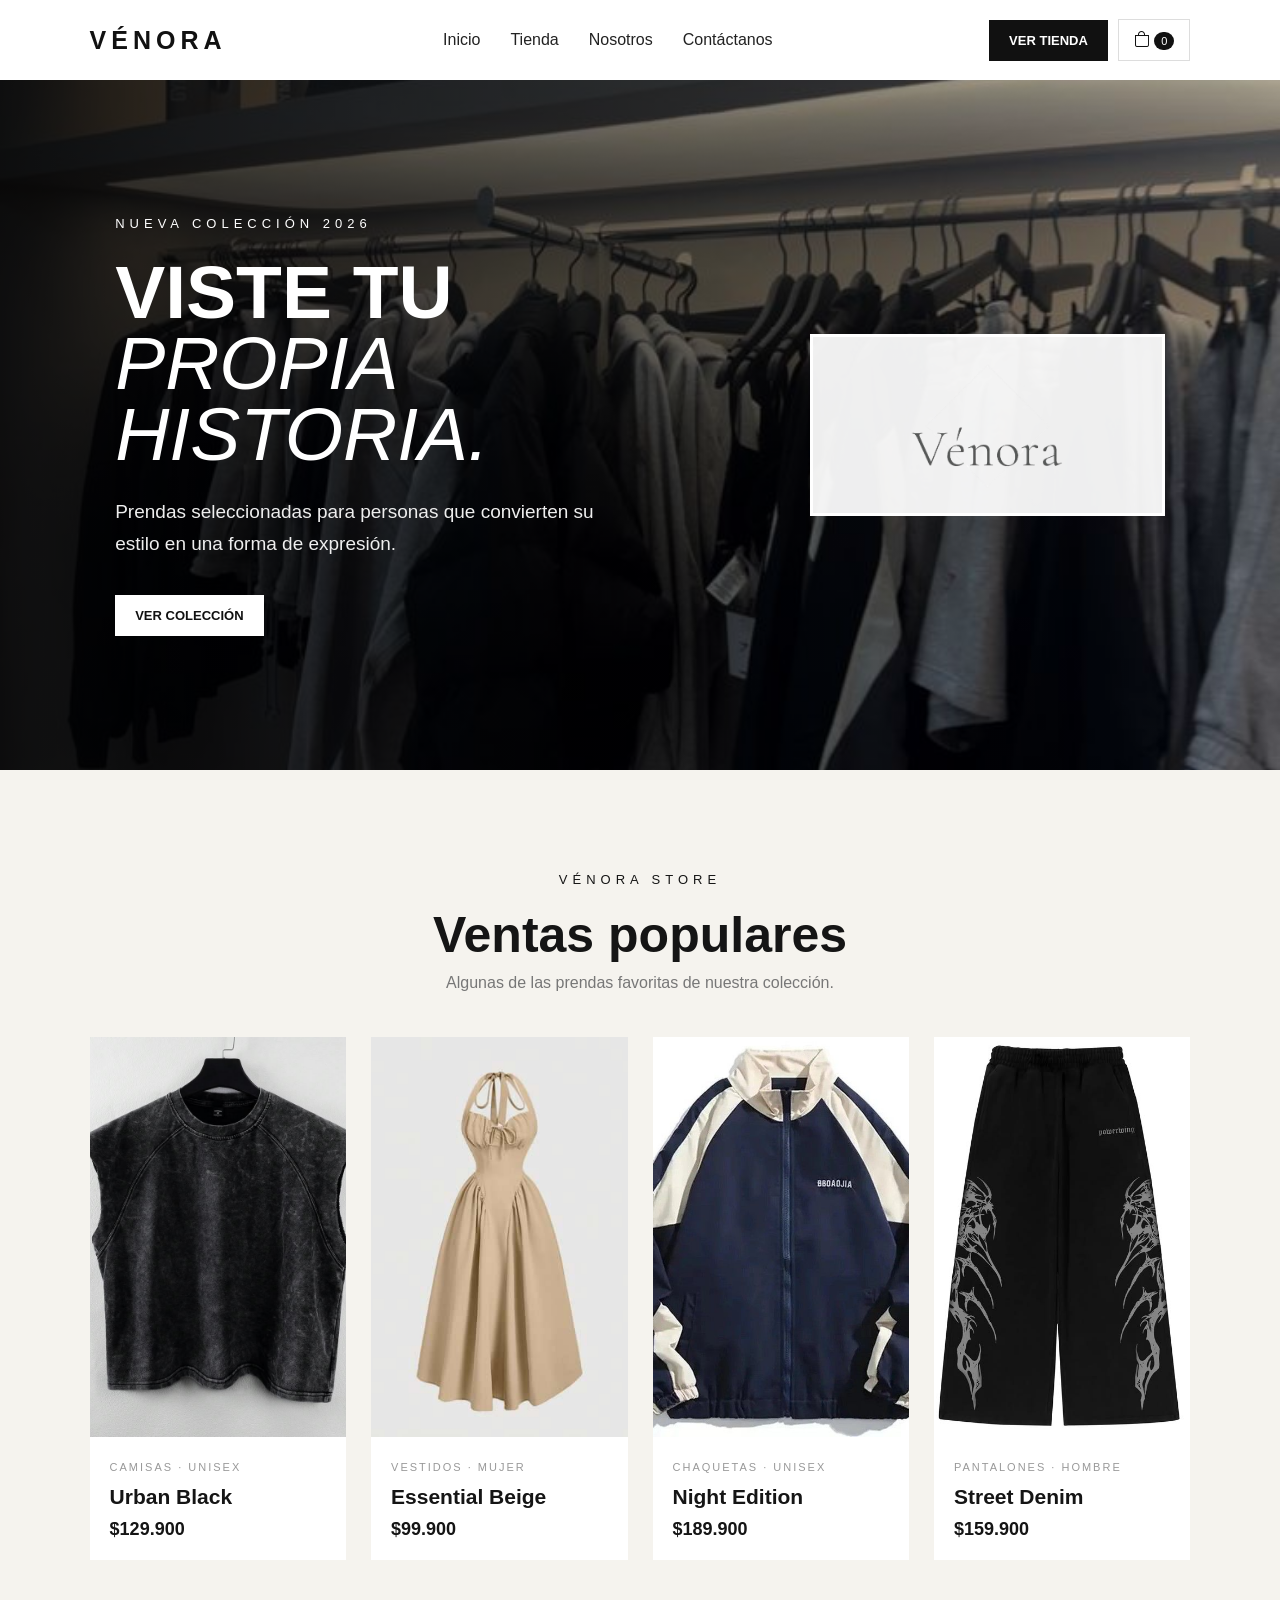
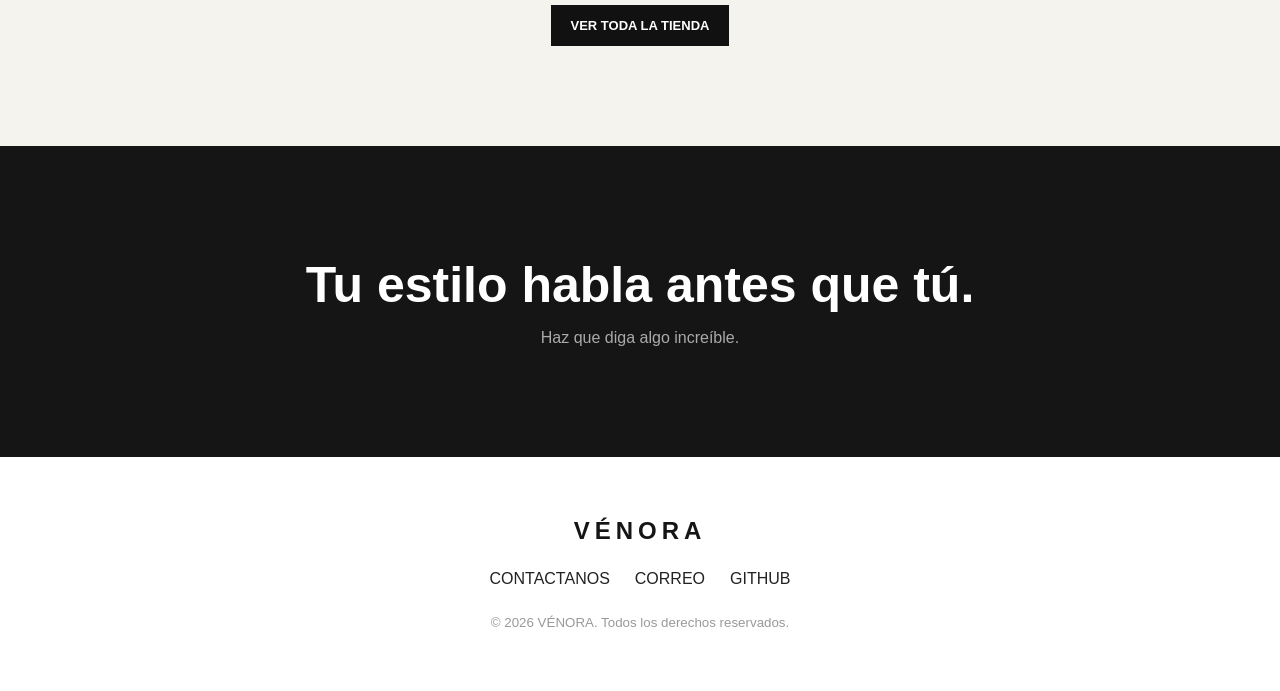
<file: index.html>
<!DOCTYPE html>
<html lang="es">

<head>
    <meta charset="UTF-8">
    <meta name="viewport" content="width=device-width, initial-scale=1.0">

    <title>VÉNORA | Inicio</title>

    <link rel="stylesheet" href="css/style.css">

    <link rel="stylesheet"
        href="https://cdn.jsdelivr.net/npm/bootstrap-icons@1.13.1/font/bootstrap-icons.min.css">
</head>

<body>

<header class="caja">

    <a href="index.html" class="logo">VÉNORA</a>

    <nav>
        <a href="index.html">Inicio</a>
        <a href="tienda.html">Tienda</a>
        <a href="nosotros.html">Nosotros</a>
        <a href="contacto.html">Contáctanos</a>
    </nav>

    <div class="acciones">

        <a href="tienda.html" class="boton">
            VER TIENDA
        </a>

        <a href="tienda.html" class="carrito">
            <i class="bi bi-bag"></i>
            <span id="contador">0</span>
        </a>

    </div>

</header>

<main>

<section class="portada">

    <div class="contenido">

        <span>NUEVA COLECCIÓN 2026</span>

        <h1>
            VISTE TU
            <i>PROPIA HISTORIA.</i>
        </h1>

        <p>
            Prendas seleccionadas para personas que convierten
            su estilo en una forma de expresión.
        </p>

        <a href="tienda.html" class="boton grande">
            VER COLECCIÓN
        </a>

    </div>

    <div class="chichi">

        <img
            src="imagenes/venora-logo-removebg-preview.png"
            alt="VÉNORA"
        >

    </div>

</section>

<section class="populares">

    <div class="titulo">

        <span>VÉNORA STORE</span>

        <h2>Ventas populares</h2>

        <p>
            Algunas de las prendas favoritas de nuestra colección.
        </p>

    </div>

    <div class="ropa" id="ropa-inicio"></div>

    <a href="tienda.html" class="boton oscuro">
        VER TODA LA TIENDA
    </a>

</section>

<section class="frase">

    <h2>
        Tu estilo habla antes que tú.
    </h2>

    <p>
        Haz que diga algo increíble.
    </p>

</section>

</main>

<footer>

    <h2>VÉNORA</h2>

    <div>

        <a href="contacto.html">
            CONTACTANOS
        </a>

        <a href="mailto:jeronimoorestreposucerquiaa@gmail.com">
            CORREO
        </a>

        <a href="https://github.com/n1cot1mo" target="_blank">
            GITHUB
        </a>

    </div>

    <small>
        © 2026 VÉNORA. Todos los derechos reservados.
    </small>

</footer>

<script src="js/inicio.js"></script>

</body>
</html>
</file>
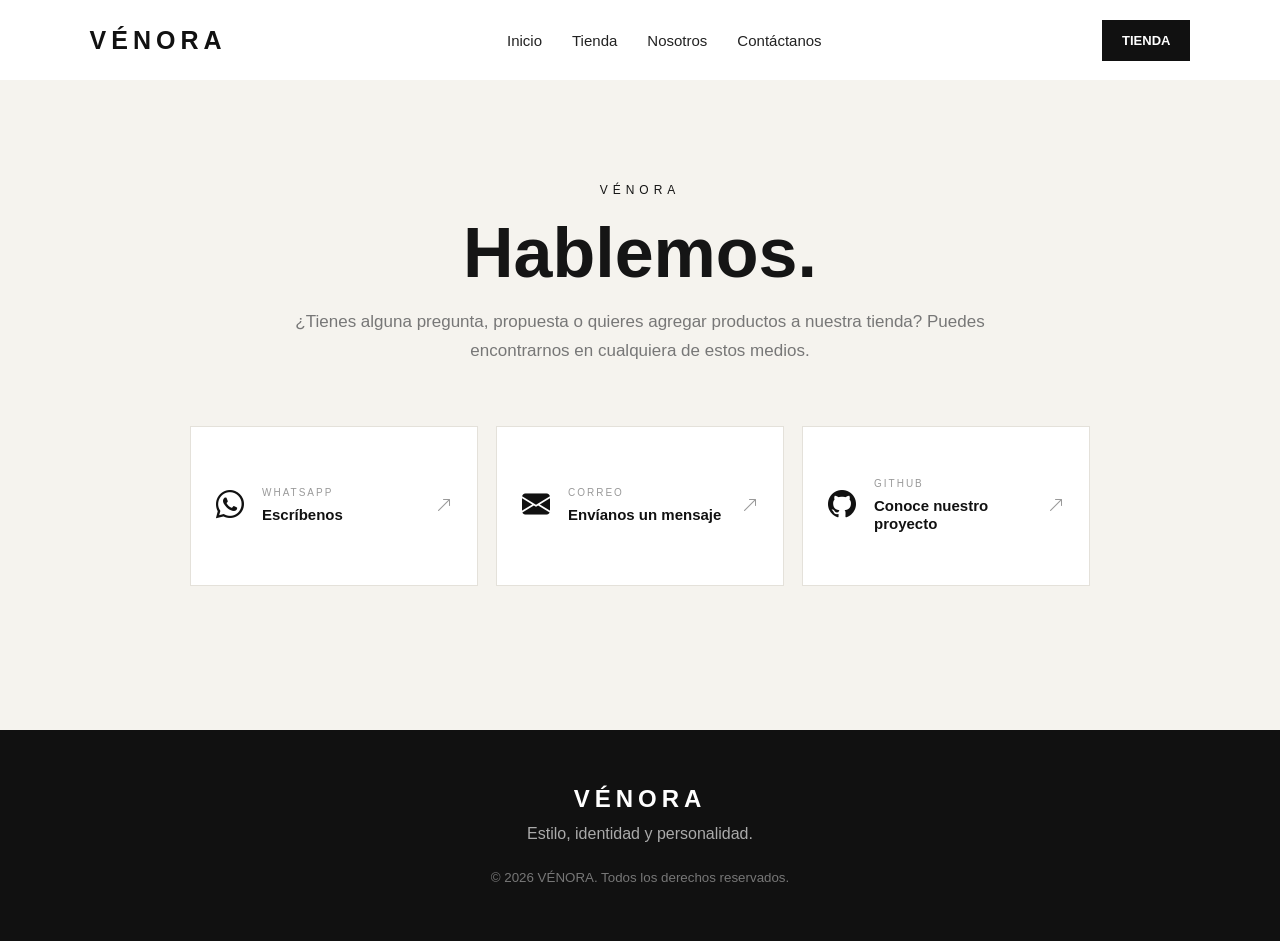
<file: contacto.html>
<!DOCTYPE html>
<html lang="es">

<head>

    <meta charset="UTF-8">

    <meta
        name="viewport"
        content="width=device-width, initial-scale=1.0"
    >

    <title>VÉNORA | Contáctanos</title>

    <link
        rel="stylesheet"
        href="css/contacto.css"
    >

    <link
        rel="stylesheet"
        href="https://cdn.jsdelivr.net/npm/bootstrap-icons@1.13.1/font/bootstrap-icons.min.css"
    >

</head>

<body>


<header class="caja">

    <a href="index.html" class="logo">
        VÉNORA
    </a>


    <nav>

        <a href="index.html">
            Inicio
        </a>

        <a href="tienda.html">
            Tienda
        </a>

        <a href="nosotros.html">
            Nosotros
        </a>

        <a href="contacto.html">
            Contáctanos
        </a>

    </nav>


    <a href="tienda.html" class="boton">
        TIENDA
    </a>

</header>


<main>

<section class="contacto">

    <div class="encabezado-contacto">

        <span>
            VÉNORA
        </span>

        <h1>
            Hablemos.
        </h1>

        <p>
            ¿Tienes alguna pregunta, propuesta o quieres
            agregar productos a nuestra tienda?
            Puedes encontrarnos en cualquiera de estos medios.
        </p>

    </div>


    <div class="contactos">


        <a
            href="https://wa.me/573052460216"
            target="_blank"
            class="tarjeta"
        >

            <i class="bi bi-whatsapp"></i>

            <div>

                <span>
                    WHATSAPP
                </span>

                <strong>
                    Escríbenos
                </strong>

            </div>

            <i class="bi bi-arrow-up-right flecha"></i>

        </a>


        <a
            href="mailto:jeronimoorestreposucerquiaa@gmail.com"
            class="tarjeta"
        >

            <i class="bi bi-envelope-fill"></i>

            <div>

                <span>
                    CORREO
                </span>

                <strong>
                    Envíanos un mensaje
                </strong>

            </div>

            <i class="bi bi-arrow-up-right flecha"></i>

        </a>


        <a
            href="https://github.com/n1cot1mo"
            target="_blank"
            class="tarjeta"
        >

            <i class="bi bi-github"></i>

            <div>

                <span>
                    GITHUB
                </span>

                <strong>
                    Conoce nuestro proyecto
                </strong>

            </div>

            <i class="bi bi-arrow-up-right flecha"></i>

        </a>


    </div>

</section>

</main>


<footer>

    <h2>
        VÉNORA
    </h2>

    <p>
        Estilo, identidad y personalidad.
    </p>

    <small>
        © 2026 VÉNORA. Todos los derechos reservados.
    </small>

</footer>


</body>

</html>
</file>
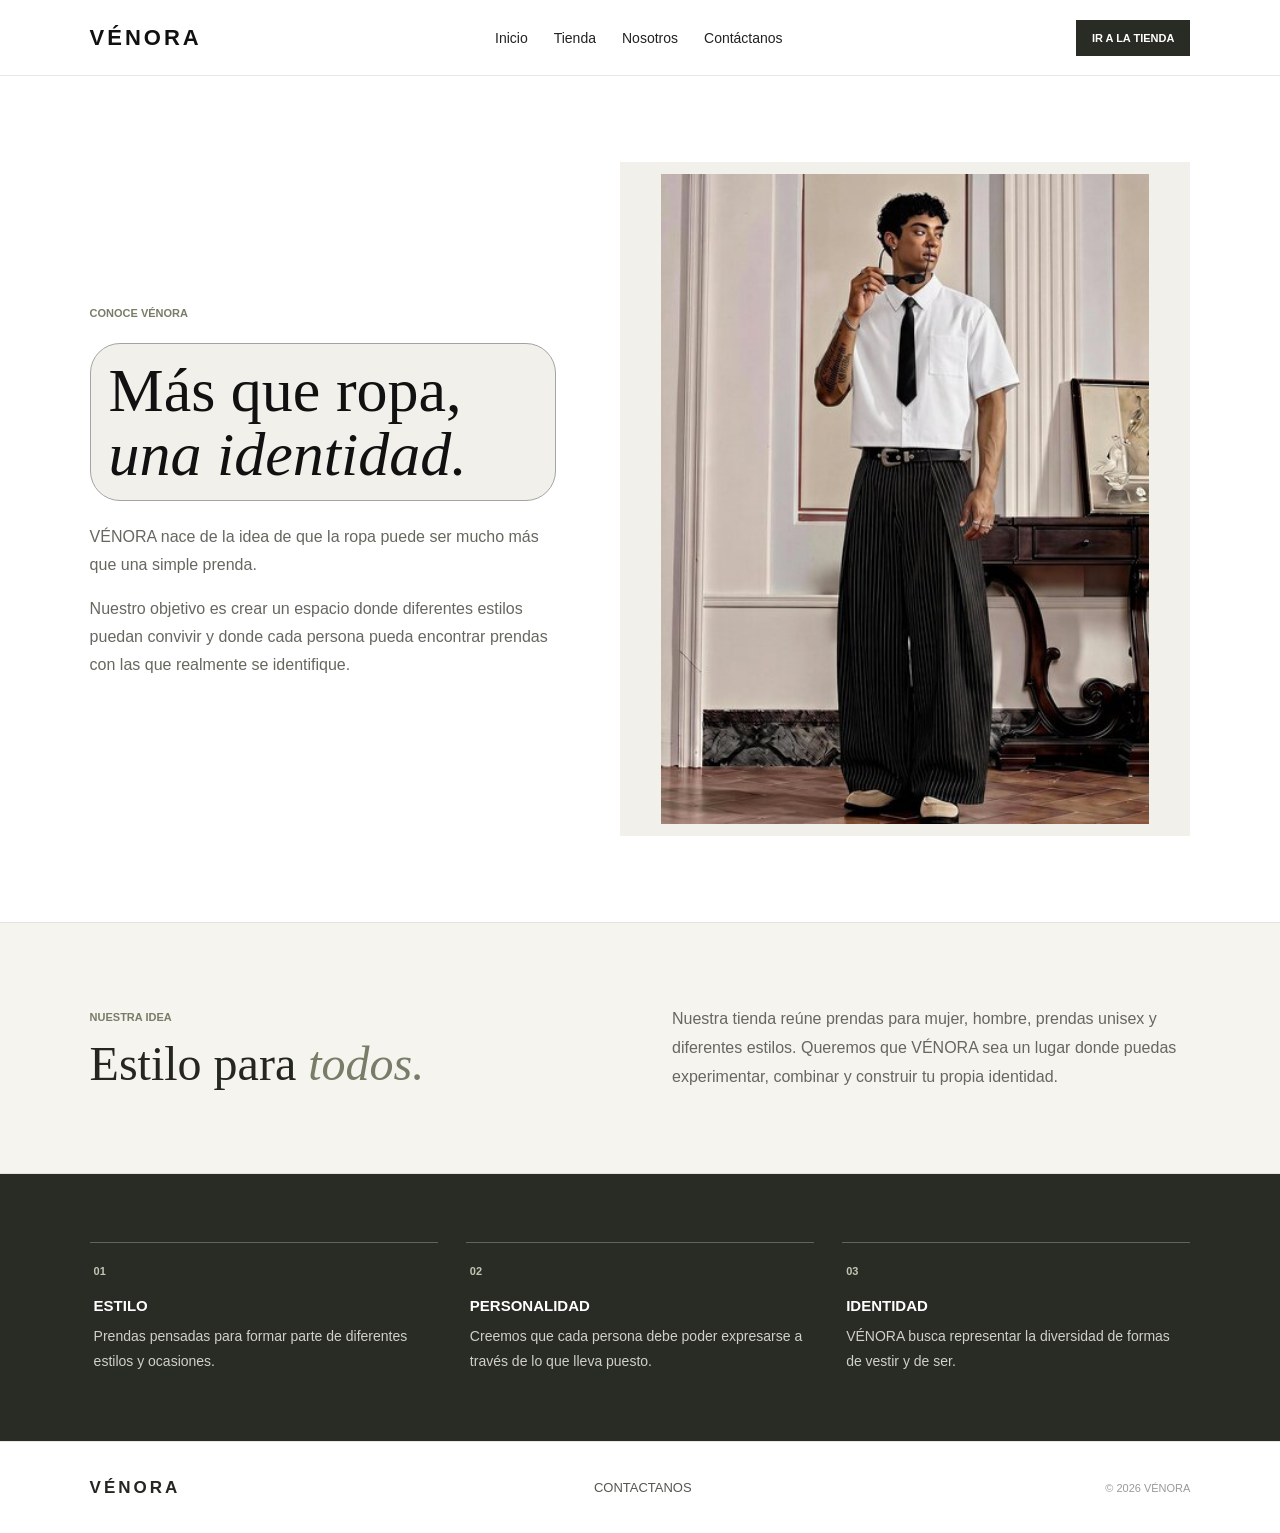
<file: nosotros.html>
<!DOCTYPE html>
<html lang="es">

<head>

    <meta charset="UTF-8">

    <meta
        name="viewport"
        content="width=device-width, initial-scale=1.0"
    >

    <title>VÉNORA | Nosotros</title>

    <link
        rel="stylesheet"
        href="css/nosotros.css"
    >

</head>

<body>


<header class="caja">

    <a href="index.html" class="logo">
        VÉNORA
    </a>


    <nav>

        <a href="index.html">
            Inicio
        </a>

        <a href="tienda.html">
            Tienda
        </a>

        <a href="nosotros.html">
            Nosotros
        </a>

        <a href="contacto.html">
            Contáctanos
        </a>

    </nav>


    <a href="tienda.html" class="boton">
        IR A LA TIENDA
    </a>

</header>


<main>


<section class="presentacion">

    <div class="texto">

        <span>
            CONOCE VÉNORA
        </span>

        <h1>
            Más que ropa,
            <i>una identidad.</i>
        </h1>

        <p>
            VÉNORA nace de la idea de que la ropa puede ser
            mucho más que una simple prenda.
        </p>

        <p>
            Nuestro objetivo es crear un espacio donde diferentes
            estilos puedan convivir y donde cada persona pueda
            encontrar prendas con las que realmente se identifique.
        </p>

    </div>


    <div class="foto">

        <img
            src="imagenes/modelo.jpg"
            alt="VÉNORA"
        >

    </div>

</section>


<section class="historia">

    <div>

        <span>
            NUESTRA IDEA
        </span>

        <h2>
            Estilo para
            <i>todos.</i>
        </h2>

    </div>


    <p>
        Nuestra tienda reúne prendas para mujer, hombre,
        prendas unisex y diferentes estilos. Queremos que
        VÉNORA sea un lugar donde puedas experimentar,
        combinar y construir tu propia identidad.
    </p>

</section>


<section class="valores">

    <article>

        <span>
            01
        </span>

        <h2>
            ESTILO
        </h2>

        <p>
            Prendas pensadas para formar parte de diferentes
            estilos y ocasiones.
        </p>

    </article>


    <article>

        <span>
            02
        </span>

        <h2>
            PERSONALIDAD
        </h2>

        <p>
            Creemos que cada persona debe poder expresarse
            a través de lo que lleva puesto.
        </p>

    </article>


    <article>

        <span>
            03
        </span>

        <h2>
            IDENTIDAD
        </h2>

        <p>
            VÉNORA busca representar la diversidad de formas
            de vestir y de ser.
        </p>

    </article>

</section>

</main>


<footer>

    <h2>
        VÉNORA
    </h2>

    <a href="contacto.html">
        CONTACTANOS
    </a>

    <small>
        © 2026 VÉNORA
    </small>

</footer>


</body>

</html>
</file>
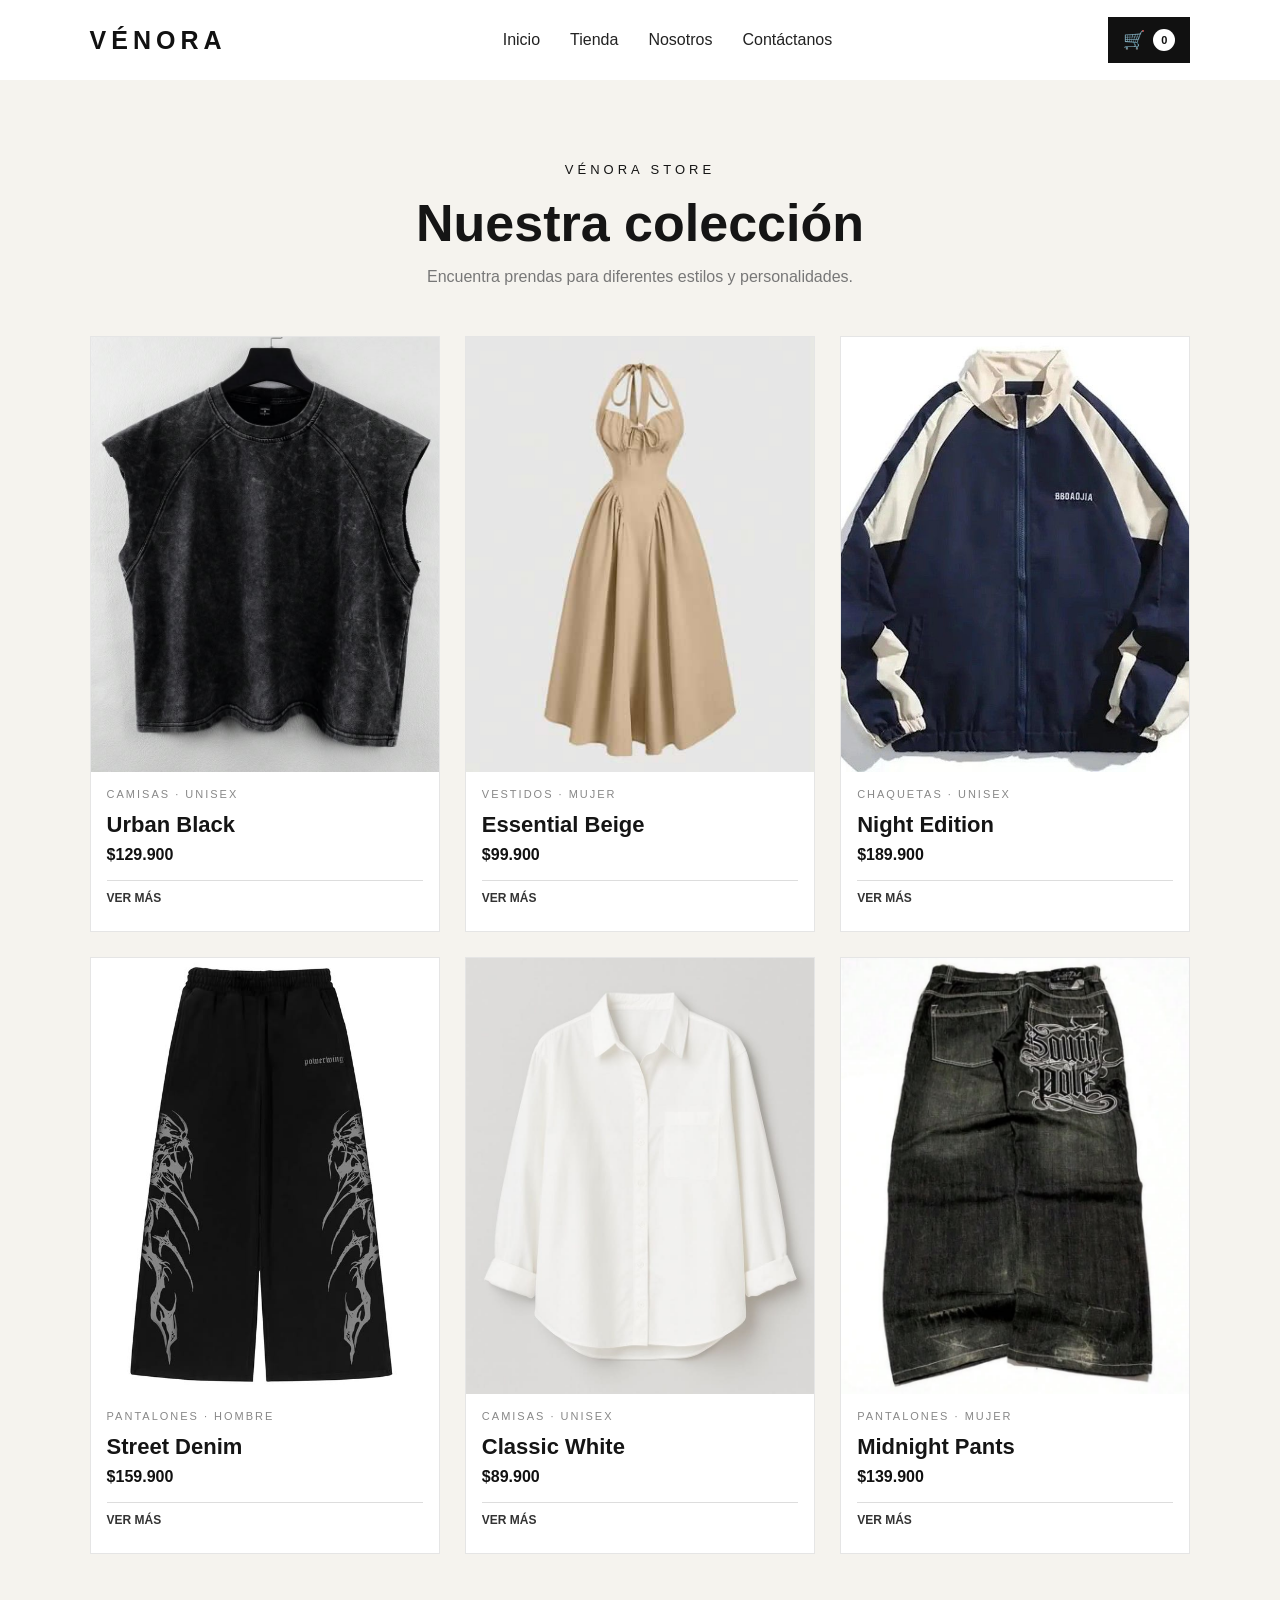
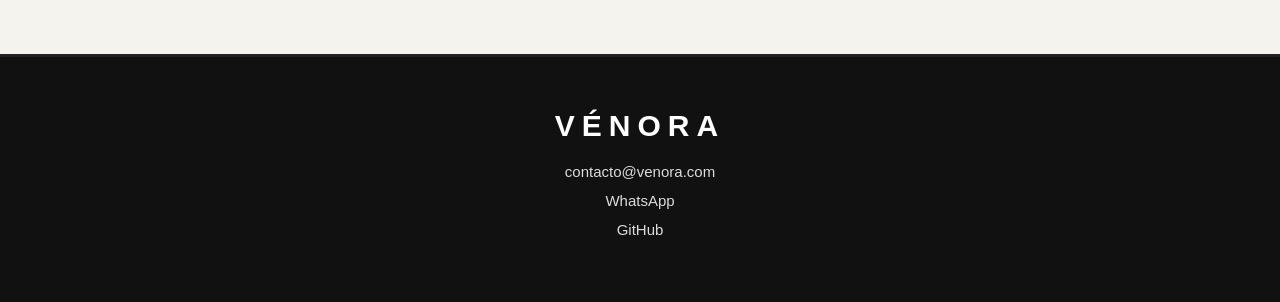
<file: tienda.html>
<!DOCTYPE html>
<html lang="es">

<head>
    <meta charset="UTF-8">
    <meta name="viewport" content="width=device-width, initial-scale=1.0">
    <title>VÉNORA | Tienda</title>
    <link rel="stylesheet" href="css/tienda.css">
</head>

<body>

<header class="encabezado">

    <a href="index.html" class="logo">VÉNORA</a>

    <nav class="navegacion">
        <a href="index.html">Inicio</a>
        <a href="tienda.html">Tienda</a>
        <a href="nosotros.html">Nosotros</a>
        <a href="contacto.html">Contáctanos</a>
    </nav>

    <div class="acciones">
        <a id="boton-carrito" class="boton-carrito" href="#carrito" aria-label="Ir al carrito">
            🛒 <span id="contador">0</span>
        </a>
    </div>

</header>

<main>

<section class="cabecera-tienda">

    <span>VÉNORA STORE</span>

    <h1>Nuestra colección</h1>

    <p>
        Encuentra prendas para diferentes estilos y personalidades.
    </p>

</section>

<div class="tienda-contenido">

    <section class="coleccion" id="rejilla-productos" aria-label="Colección VÉNORA">

        <article class="prenda">
            <div class="foto">
                <img src="imagenes/blackcamisa.jfif" alt="Camisa negra Urban Black">
            </div>
            <div class="info">
                <small>CAMISAS · UNISEX</small>
                <h3>Urban Black</h3>
                <p>$129.900</p>
                <details class="detalle-prenda">
                    <summary>VER MÁS</summary>
                    <fieldset class="selector-talla">
                        <legend>Elige una talla</legend>
                        <div class="opciones-talla">
                            <label class="opcion-talla"><input type="radio" name="talla-urban-black" value="S"><span>S</span></label>
                            <label class="opcion-talla"><input type="radio" name="talla-urban-black" value="M"><span>M</span></label>
                            <label class="opcion-talla"><input type="radio" name="talla-urban-black" value="L"><span>L</span></label>
                            <label class="opcion-talla"><input type="radio" name="talla-urban-black" value="XL"><span>XL</span></label>
                        </div>
                    </fieldset>
                    <a class="boton-comprar" href="#carrito">COMPRAR</a>
                </details>
            </div>
        </article>

        <article class="prenda">
            <div class="foto">
                <img src="imagenes/vestidobeige.jfif" alt="Vestido beige Essential Beige">
            </div>
            <div class="info">
                <small>VESTIDOS · MUJER</small>
                <h3>Essential Beige</h3>
                <p>$99.900</p>
                <details class="detalle-prenda">
                    <summary>VER MÁS</summary>
                    <fieldset class="selector-talla">
                        <legend>Elige una talla</legend>
                        <div class="opciones-talla">
                            <label class="opcion-talla"><input type="radio" name="talla-essential-beige" value="S"><span>S</span></label>
                            <label class="opcion-talla"><input type="radio" name="talla-essential-beige" value="M"><span>M</span></label>
                            <label class="opcion-talla"><input type="radio" name="talla-essential-beige" value="L"><span>L</span></label>
                            <label class="opcion-talla"><input type="radio" name="talla-essential-beige" value="XL"><span>XL</span></label>
                        </div>
                    </fieldset>
                    <a class="boton-comprar" href="#carrito">COMPRAR</a>
                </details>
            </div>
        </article>

        <article class="prenda">
            <div class="foto">
                <img src="imagenes/chaquetita.jfif" alt="Chaqueta Night Edition">
            </div>
            <div class="info">
                <small>CHAQUETAS · UNISEX</small>
                <h3>Night Edition</h3>
                <p>$189.900</p>
                <details class="detalle-prenda">
                    <summary>VER MÁS</summary>
                    <fieldset class="selector-talla">
                        <legend>Elige una talla</legend>
                        <div class="opciones-talla">
                            <label class="opcion-talla"><input type="radio" name="talla-night-edition" value="S"><span>S</span></label>
                            <label class="opcion-talla"><input type="radio" name="talla-night-edition" value="M"><span>M</span></label>
                            <label class="opcion-talla"><input type="radio" name="talla-night-edition" value="L"><span>L</span></label>
                            <label class="opcion-talla"><input type="radio" name="talla-night-edition" value="XL"><span>XL</span></label>
                        </div>
                    </fieldset>
                    <a class="boton-comprar" href="#carrito">COMPRAR</a>
                </details>
            </div>
        </article>

        <article class="prenda">
            <div class="foto">
                <img src="imagenes/pantsoscuros.jfif" alt="Pantalón Street Denim">
            </div>
            <div class="info">
                <small>PANTALONES · HOMBRE</small>
                <h3>Street Denim</h3>
                <p>$159.900</p>
                <details class="detalle-prenda">
                    <summary>VER MÁS</summary>
                    <fieldset class="selector-talla">
                        <legend>Elige una talla</legend>
                        <div class="opciones-talla">
                            <label class="opcion-talla"><input type="radio" name="talla-street-denim" value="S"><span>S</span></label>
                            <label class="opcion-talla"><input type="radio" name="talla-street-denim" value="M"><span>M</span></label>
                            <label class="opcion-talla"><input type="radio" name="talla-street-denim" value="L"><span>L</span></label>
                            <label class="opcion-talla"><input type="radio" name="talla-street-denim" value="XL"><span>XL</span></label>
                        </div>
                    </fieldset>
                    <a class="boton-comprar" href="#carrito">COMPRAR</a>
                </details>
            </div>
        </article>

        <article class="prenda">
            <div class="foto">
                <img src="imagenes/clasicablanca.jfif" alt="Camisa blanca Classic White">
            </div>
            <div class="info">
                <small>CAMISAS · UNISEX</small>
                <h3>Classic White</h3>
                <p>$89.900</p>
                <details class="detalle-prenda">
                    <summary>VER MÁS</summary>
                    <fieldset class="selector-talla">
                        <legend>Elige una talla</legend>
                        <div class="opciones-talla">
                            <label class="opcion-talla"><input type="radio" name="talla-classic-white" value="S"><span>S</span></label>
                            <label class="opcion-talla"><input type="radio" name="talla-classic-white" value="M"><span>M</span></label>
                            <label class="opcion-talla"><input type="radio" name="talla-classic-white" value="L"><span>L</span></label>
                            <label class="opcion-talla"><input type="radio" name="talla-classic-white" value="XL"><span>XL</span></label>
                        </div>
                    </fieldset>
                    <a class="boton-comprar" href="#carrito">COMPRAR</a>
                </details>
            </div>
        </article>

        <article class="prenda">
            <div class="foto">
                <img src="imagenes/callejeros.jfif" alt="Pantalón Midnight Pants">
            </div>
            <div class="info">
                <small>PANTALONES · MUJER</small>
                <h3>Midnight Pants</h3>
                <p>$139.900</p>
                <details class="detalle-prenda">
                    <summary>VER MÁS</summary>
                    <fieldset class="selector-talla">
                        <legend>Elige una talla</legend>
                        <div class="opciones-talla">
                            <label class="opcion-talla"><input type="radio" name="talla-midnight-pants" value="S"><span>S</span></label>
                            <label class="opcion-talla"><input type="radio" name="talla-midnight-pants" value="M"><span>M</span></label>
                            <label class="opcion-talla"><input type="radio" name="talla-midnight-pants" value="L"><span>L</span></label>
                            <label class="opcion-talla"><input type="radio" name="talla-midnight-pants" value="XL"><span>XL</span></label>
                        </div>
                    </fieldset>
                    <a class="boton-comprar" href="#carrito">COMPRAR</a>
                </details>
            </div>
        </article>

    </section>

    <aside class="carrito" id="carrito" aria-labelledby="titulo-carrito">
        <div class="carrito-cabeza">
            <span>VÉNORA STORE</span>
            <h2 id="titulo-carrito">Mi carrito</h2>
            <a class="carrito-cerrar" href="#rejilla-productos" aria-label="Cerrar carrito">×</a>
        </div>

        <div class="carrito-vacio">
            <span class="carrito-icono" aria-hidden="true">🛍</span>
            <p>Tu carrito está vacío.</p>
            <a href="#rejilla-productos">Explorar colección</a>
        </div>

        <div class="carrito-total">
            <span>Total</span>
            <strong>$0</strong>
        </div>
    </aside>

    <a class="carrito-fondo" href="#rejilla-productos" aria-label="Cerrar carrito"></a>

</div>

</main>

<footer>

    <h2>VÉNORA</h2>

    <a href="mailto:contacto@venora.com">
        contacto@venora.com
    </a>

    <a href="https://wa.me/573000000000" target="_blank">
        WhatsApp
    </a>

    <a href="https://github.com/n1cot1mo" target="_blank">
        GitHub
    </a>

</footer>

</body>
</html>
</file>
<file: css/style.css>
* {
    margin: 0;
    padding: 0;
    box-sizing: border-box;
}

html {
    scroll-behavior: smooth;
}

body {
    font-family: Arial, sans-serif;
    background: #f5f3ee;
    color: #151515;
}

.caja {
    height: 80px;
    padding: 0 7%;
    background: white;
    display: flex;
    align-items: center;
    justify-content: space-between;
}

.logo {
    color: #111;
    text-decoration: none;
    font-size: 25px;
    font-weight: bold;
    letter-spacing: 5px;
}

nav {
    display: flex;
    gap: 30px;
}

nav a {
    color: #222;
    text-decoration: none;
}

.acciones {
    display: flex;
    gap: 10px;
    align-items: center;
}

.boton {
    padding: 13px 20px;
    background: #111;
    color: white;
    text-decoration: none;
    font-size: 13px;
    font-weight: bold;
}

.carrito {
    padding: 11px 15px;
    border: 1px solid #ddd;
    background: white;
    color: #111;
    text-decoration: none;
}

.carrito span {
    padding: 3px 7px;
    background: #111;
    color: white;
    border-radius: 20px;
    font-size: 11px;
}

.portada {
    min-height: 690px;
    padding: 70px 9%;
    display: flex;
    align-items: center;
    justify-content: space-between;
    gap: 50px;
    background:
        linear-gradient(90deg, #000d, #0003),
        url("../imagenes/fondo.jfif") center/cover;
    color: white;
}

.contenido {
    max-width: 650px;
}

.contenido span,
.titulo span {
    letter-spacing: 5px;
    font-size: 13px;
}

.contenido h1 {
    margin: 25px 0;
    font-size: 75px;
    line-height: .95;
}

.contenido h1 i {
    display: block;
    font-weight: normal;
}

.contenido p {
    max-width: 520px;
    margin-bottom: 35px;
    font-size: 19px;
    line-height: 1.7;
    color: #eee;
}

.grande {
    display: inline-block;
    background: white;
    color: #111;
}

.chichi {
    width: 370px;
    padding: 20px;
    background: #fffe;
    border: 3px solid white;
}

.chichi img {
    width: 100%;
    display: block;
}

.populares {
    padding: 100px 7%;
    text-align: center;
}

.titulo h2 {
    margin: 18px 0 10px;
    font-size: 50px;
}

.titulo p {
    color: #777;
}

.ropa {
    margin: 45px 0;
    display: grid;
    grid-template-columns: repeat(4, 1fr);
    gap: 25px;
}

.prenda {
    background: white;
    text-align: left;
}

.prenda img {
    width: 100%;
    height: 400px;
    object-fit: cover;
    display: block;
}

.info {
    padding: 20px;
}

.info span {
    color: #999;
    font-size: 11px;
    letter-spacing: 2px;
}

.info h3 {
    margin: 10px 0;
    font-size: 21px;
}

.info strong {
    font-size: 18px;
}

.oscuro {
    display: inline-block;
}

.frase {
    padding: 110px 20px;
    text-align: center;
    color: white;
    background: #151515;
}

.frase h2 {
    font-size: 50px;
    margin-bottom: 15px;
}

.frase p {
    color: #aaa;
}

footer {
    padding: 60px 20px;
    text-align: center;
    background: white;
}

footer h2 {
    margin-bottom: 25px;
    letter-spacing: 5px;
}

footer div {
    display: flex;
    justify-content: center;
    gap: 25px;
    margin-bottom: 25px;
}

footer a {
    color: #222;
    text-decoration: none;
}

footer small {
    color: #999;
}

@media (max-width: 950px) {

    .caja {
        height: auto;
        min-height: 80px;
        padding: 16px 6%;
        flex-wrap: wrap;
        row-gap: 16px;
    }

    nav {
        order: 3;
        flex: 0 0 100%;
        justify-content: center;
        flex-wrap: wrap;
        gap: 12px 24px;
    }

    .ropa {
        grid-template-columns: repeat(2, 1fr);
    }

    .chichi {
        width: 280px;
    }

}

@media (max-width: 600px) {

    .caja {
        padding: 14px 5%;
        gap: 14px;
    }

    .logo {
        font-size: 21px;
        letter-spacing: 3px;
    }

    .acciones {
        gap: 6px;
    }

    .boton {
        padding: 11px 12px;
        font-size: 11px;
    }

    .carrito {
        padding: 9px 11px;
    }

    nav {
        gap: 10px 18px;
        font-size: 14px;
    }

    .portada {
        min-height: auto;
        padding: 60px 6%;
        flex-direction: column;
        align-items: flex-start;
        gap: 32px;
    }

    .contenido h1 {
        font-size: 42px;
    }

    .contenido p {
        font-size: 16px;
    }

    .chichi {
        width: min(100%, 280px);
        align-self: center;
    }

    .populares {
        padding: 70px 5%;
    }

    .titulo h2 {
        font-size: 36px;
    }

    .ropa {
        grid-template-columns: 1fr;
    }

    .prenda img {
        height: 360px;
    }

    .frase h2 {
        font-size: 35px;
    }

    footer div {
        flex-wrap: wrap;
        gap: 14px 22px;
    }

}

@media (max-width: 260px) {

    .caja {
        padding: 12px 5%;
    }

    .logo {
        font-size: 18px;
        letter-spacing: 2px;
    }

    nav {
        display: grid;
        grid-template-columns: repeat(2, minmax(0, 1fr));
        gap: 10px 6px;
        font-size: 12px;
        text-align: center;
    }

    .portada {
        min-height: auto;
        padding: 36px 5%;
    }

    .contenido span,
    .titulo span {
        font-size: 10px;
        letter-spacing: 2px;
    }

    .contenido h1 {
        font-size: 30px;
        overflow-wrap: anywhere;
    }

    .contenido p {
        font-size: 15px;
    }

    .titulo h2,
    .frase h2 {
        font-size: 29px;
    }

    .populares {
        padding: 54px 5%;
    }

    .info {
        padding: 16px;
    }

    .prenda img {
        height: auto;
        aspect-ratio: 4 / 5;
    }

    footer h2 {
        letter-spacing: 3px;
    }

}
</file>
<file: css/contacto.css>
* {
    margin: 0;
    padding: 0;
    box-sizing: border-box;
}

body {
    font-family: Arial, sans-serif;
    background: #f5f3ee;
    color: #151515;
}

.caja {
    height: 80px;
    padding: 0 7%;
    background: white;
    display: flex;
    align-items: center;
    justify-content: space-between;
}

.logo {
    color: #111;
    text-decoration: none;
    font-size: 25px;
    font-weight: bold;
    letter-spacing: 5px;
}

nav {
    display: flex;
    gap: 30px;
}

nav a {
    color: #222;
    text-decoration: none;
    font-size: 15px;
}

.boton {
    padding: 13px 20px;
    background: #111;
    color: white;
    text-decoration: none;
    font-size: 13px;
    font-weight: bold;
}

.contacto {
    min-height: 650px;
    padding: 100px 7%;
}

.encabezado-contacto {
    max-width: 700px;
    margin: auto;
    text-align: center;
}

.encabezado-contacto span {
    font-size: 12px;
    letter-spacing: 5px;
}

.encabezado-contacto h1 {
    margin: 20px 0;
    font-size: 70px;
    line-height: 1;
}

.encabezado-contacto p {
    color: #777;
    line-height: 1.7;
    font-size: 17px;
}

.contactos {
    max-width: 900px;
    margin: 60px auto 0;
    display: grid;
    grid-template-columns: repeat(3, 1fr);
    gap: 18px;
}

.tarjeta {
    min-height: 160px;
    padding: 25px;
    background: white;
    color: #111;
    text-decoration: none;
    border: 1px solid #e4e1da;
    display: flex;
    align-items: center;
    gap: 18px;
    transition: .3s;
}

.tarjeta > i:first-child {
    font-size: 28px;
}

.tarjeta div {
    flex: 1;
}

.tarjeta div span {
    display: block;
    margin-bottom: 8px;
    color: #999;
    font-size: 10px;
    letter-spacing: 2px;
}

.tarjeta strong {
    font-size: 15px;
}

.flecha {
    font-size: 16px;
    color: #999;
}

.tarjeta:hover {
    transform: translateY(-5px);
    background: #91fa08;
    color: rgb(209, 1, 1);
}

.tarjeta:hover div span,
.tarjeta:hover .flecha {
    color: #aaa;
}

footer {
    padding: 55px 20px;
    text-align: center;
    background: #111;
    color: white;
}

footer h2 {
    margin-bottom: 12px;
    letter-spacing: 5px;
}

footer p {
    margin-bottom: 25px;
    color: #aaa;
}

footer small {
    color: #777;
}

@media (max-width: 800px) {

    .caja {
        height: auto;
        min-height: 80px;
        padding: 16px 6%;
        flex-wrap: wrap;
        row-gap: 16px;
    }

    nav {
        order: 3;
        flex: 0 0 100%;
        justify-content: center;
        flex-wrap: wrap;
        gap: 12px 24px;
    }

    .contacto {
        min-height: auto;
        padding: 72px 6%;
    }

    .encabezado-contacto h1 {
        font-size: 50px;
    }

    .contactos {
        grid-template-columns: 1fr;
    }

}

@media (max-width: 500px) {

    .caja {
        padding: 14px 5%;
        gap: 14px;
    }

    .logo {
        font-size: 20px;
    }

    .boton {
        padding: 11px 14px;
        font-size: 11px;
    }

    nav {
        gap: 10px 18px;
        font-size: 14px;
    }

    .contacto {
        padding: 60px 5%;
    }

    .encabezado-contacto h1 {
        font-size: 42px;
    }

    .encabezado-contacto p {
        font-size: 15px;
    }

    .contactos {
        margin-top: 40px;
    }

    .tarjeta {
        min-height: 130px;
        padding: 20px 16px;
        gap: 12px;
    }

    .tarjeta strong {
        font-size: 14px;
        overflow-wrap: anywhere;
    }

}

@media (max-width: 260px) {

    .caja {
        padding: 12px 5%;
    }

    .logo {
        font-size: 18px;
        letter-spacing: 2px;
    }

    nav {
        display: grid;
        grid-template-columns: repeat(2, minmax(0, 1fr));
        gap: 10px 6px;
        font-size: 12px;
        text-align: center;
    }

    .contacto {
        padding: 48px 5%;
    }

    .encabezado-contacto span {
        font-size: 10px;
        letter-spacing: 2px;
    }

    .encabezado-contacto h1 {
        font-size: 36px;
    }

    .encabezado-contacto p {
        font-size: 14px;
    }

    .tarjeta {
        min-width: 0;
        padding: 16px 12px;
        gap: 9px;
    }

    .tarjeta > i:first-child {
        font-size: 22px;
    }

    .tarjeta div span {
        letter-spacing: 1px;
    }

    footer h2 {
        letter-spacing: 3px;
    }

}
</file>
<file: css/nosotros.css>
* {
    margin: 0;
    padding: 0;
    box-sizing: border-box;
}

body {
    font-family: Arial, sans-serif;
    background: #f7f6f2;
    color: #252620;
}

.caja {
    height: 76px;
    padding: 0 7%;
    background: white;
    display: flex;
    align-items: center;
    justify-content: space-between;
    border-bottom: 1px solid #e8e7e1;
}

.logo {
    color: #111;
    text-decoration: none;
    font-size: 22px;
    font-weight: bold;
    letter-spacing: 3px;
}

nav {
    display: flex;
    gap: 26px;
}

nav a {
    color: #222;
    text-decoration: none;
    font-size: 14px;
    transition: color .2s ease;
}

nav a:hover {
    color: #7b806e;
}

.boton {
    padding: 12px 16px;
    background: #292b25;
    color: white;
    text-decoration: none;
    font-size: 11px;
    font-weight: bold;
    transition: background-color .2s ease;
}

.boton:hover {
    background: #626853;
}

.presentacion {
    padding: 86px 7%;
    display: grid;
    grid-template-columns: minmax(0, .9fr) minmax(0, 1.1fr);
    gap: 64px;
    align-items: center;
    background: white;
}

.texto > span,
.historia span,
.valores span {
    color: #777d67;
    font-size: 11px;
    font-weight: 700;
}

.texto h1 {
    width: fit-content;
    max-width: min(560px, 100%);
    margin: 22px 0;
    padding: 14px 18px;
    background: #f1f0ea;
    color: #111;
    border-radius:30px;
    border: 1px solid #a3a3a3;
    font-family: Georgia, "Times New Roman", serif;
    font-size: 62px;
    font-weight: 400;
    line-height: 1.04;
}

.texto h1 i {
    color: #111;
    font-weight: 400;
}

.texto p {
    max-width: 600px;
    margin-bottom: 16px;
    color: #66675f;
    line-height: 1.75;
    font-size: 16px;
}

.foto {
    padding: 12px;
    background: #f1f0ea;
}

.foto img {
    display: block;
    width: 100%;
    height: auto;
    max-height: 650px;
    object-fit: contain;
    margin: 0 auto;
}

.historia {
    padding: 82px 7%;
    display: grid;
    grid-template-columns: minmax(0, 1fr) minmax(0, 1fr);
    gap: 64px;
    align-items: center;
    background: #f5f4ef;
    border-top: 1px solid #e5e3dc;
    border-bottom: 1px solid #e5e3dc;
}

.historia h2 {
    margin-top: 14px;
    font-family: Georgia, "Times New Roman", serif;
    font-size: 48px;
    font-weight: 400;
    line-height: 1.05;
}

.historia h2 i {
    color: #777d67;
    font-weight: 400;
}

.historia p {
    max-width: 560px;
    color: #66675f;
    font-size: 16px;
    line-height: 1.8;
}

.valores {
    padding: 68px 7%;
    display: grid;
    grid-template-columns: repeat(3, minmax(0, 1fr));
    gap: 28px;
    background: #292b25;
    color: white;
}

.valores article {
    padding: 18px 4px 0;
    border-top: 1px solid #62645c;
}

.valores span {
    color: #c1c5b2;
}

.valores h2 {
    margin: 18px 0 10px;
    font-size: 15px;
}

.valores p {
    max-width: 340px;
    color: #d0d0c9;
    font-size: 14px;
    line-height: 1.75;
}

footer {
    min-height: 92px;
    padding: 24px 7%;
    display: flex;
    align-items: center;
    justify-content: space-between;
    gap: 20px;
    background: white;
    border-top: 1px solid #e8e7e1;
}

footer h2 {
    font-size: 17px;
    letter-spacing: 3px;
}

footer a {
    color: #55564f;
    font-size: 13px;
    text-decoration: none;
}

footer a:hover {
    text-decoration: underline;
    text-underline-offset: 4px;
}

footer small {
    color: #999;
    font-size: 11px;
}

@media (max-width: 800px) {

    .caja {
        height: auto;
        min-height: 80px;
        padding: 16px 6%;
        flex-wrap: wrap;
        row-gap: 16px;
    }

    nav {
        order: 3;
        flex: 0 0 100%;
        justify-content: center;
        flex-wrap: wrap;
        gap: 12px 24px;
    }

    .presentacion,
    .historia,
    .valores {
        grid-template-columns: 1fr;
    }

    .texto h1,
    .historia h2 {
        font-size: 44px;
    }

    .presentacion,
    .historia {
        padding: 64px 6%;
        gap: 32px;
    }

    .valores {
        padding: 52px 6%;
        gap: 24px;
    }

    .texto p,
    .historia p {
        font-size: 15px;
    }

}

@media (max-width: 500px) {

    .caja {
        padding: 14px 5%;
        gap: 14px;
    }

    .logo {
        font-size: 20px;
        letter-spacing: 3px;
    }

    .boton {
        padding: 11px 12px;
        font-size: 11px;
    }

    nav {
        gap: 10px 18px;
        font-size: 14px;
    }

    .presentacion,
    .historia,
    .valores {
        padding: 56px 5%;
    }

    footer {
        padding: 28px 5%;
        flex-direction: column;
        gap: 14px;
    }

    .texto h1,
    .historia h2 {
        font-size: 36px;
    }

    .valores article {
        padding: 24px;
    }

}

@media (max-width: 260px) {

    .caja {
        padding: 12px 5%;
    }

    .logo {
        font-size: 18px;
        letter-spacing: 2px;
    }

    nav {
        display: grid;
        grid-template-columns: repeat(2, minmax(0, 1fr));
        gap: 10px 6px;
        font-size: 12px;
        text-align: center;
    }

    .presentacion,
    .historia,
    .valores {
        padding: 46px 5%;
    }

    .texto > span,
    .historia span,
    .valores span {
        font-size: 10px;
        letter-spacing: 2px;
    }

    .texto h1,
    .historia h2 {
        font-size: 30px;
        overflow-wrap: anywhere;
    }

    .texto p,
    .historia p {
        font-size: 14px;
    }

    .valores article {
        padding: 18px;
    }

    footer h2 {
        letter-spacing: 3px;
    }

}
</file>
<file: css/tienda.css>
* {
    margin: 0;
    padding: 0;
    box-sizing: border-box;
}

html {
    scroll-behavior: smooth;
}

body {
    font-family: Arial, sans-serif;
    background: #f5f3ee;
    color: #151515;
}

button,
input,
select {
    font: inherit;
}

button {
    border: none;
    cursor: pointer;
    transition: all 0.2s ease;
}

.encabezado {
    height: 80px;
    padding: 0 7%;
    background: white;
    display: flex;
    align-items: center;
    justify-content: space-between;
    position: sticky;
    top: 0;
    z-index: 20;
}

.logo {
    color: #111;
    text-decoration: none;
    font-size: 25px;
    font-weight: bold;
    letter-spacing: 5px;
}

.navegacion {
    display: flex;
    gap: 30px;
}

.navegacion a {
    color: #222;
    text-decoration: none;
}

.acciones {
    display: flex;
    align-items: center;
    gap: 12px;
}

.acciones button,
#boton-sesion,
#boton-carrito,
#boton-comprar,
.categorias button,
.carrito-total button,
.caja-login button,
.caja-admin button,
.usuario-caja button {
    padding: 11px 15px;
    border: 1px solid #111;
    background: #111;
    color: white;
    cursor: pointer;
    transition: transform 0.2s ease, opacity 0.2s ease;
}

.acciones button:hover,
#boton-sesion:hover,
#boton-carrito:hover,
#boton-comprar:hover,
.categorias button:hover,
.carrito-total button:hover,
.caja-login button:hover,
.caja-admin button:hover,
.usuario-caja button:hover {
    transform: translateY(-1px);
    opacity: 0.95;
}

#boton-sesion {
    letter-spacing: 1px;
    font-size: 12px;
    font-weight: 700;
}

#boton-carrito {
    display: inline-flex;
    align-items: center;
    gap: 8px;
    font-size: 18px;
    padding: 11px 14px;
    color: white;
    text-decoration: none;
}

#contador {
    min-width: 22px;
    height: 22px;
    display: inline-flex;
    align-items: center;
    justify-content: center;
    border-radius: 50%;
    background: white;
    color: #111;
    font-size: 11px;
    font-weight: 700;
}

#boton-comprar,
.caja-login button,
.caja-admin button,
.carrito-total button {
    width: 100%;
    padding: 14px 16px;
    border: none;
    background: #111;
    color: white;
}

.tallas button {
    min-width: 48px;
    padding: 10px 12px;
    border: 1px solid #ddd;
    background: white;
    color: #111;
}

.tallas button.seleccionada {
    background: #111;
    color: white;
    border-color: #111;
}

.cabecera-tienda {
    padding: 80px 20px 50px;
    text-align: center;
}

.cabecera-tienda span {
    letter-spacing: 4px;
    font-size: 13px;
}

.cabecera-tienda h1 {
    margin: 15px 0;
    font-size: 52px;
}

.cabecera-tienda p {
    color: #777;
}

.filtros {
    padding: 0 7% 45px;
}

.busqueda {
    max-width: 650px;
    margin: auto;
    display: flex;
}

.busqueda input {
    flex: 1;
    padding: 16px;
    border: 1px solid #ddd;
    outline: none;
}

.busqueda button {
    padding: 0 22px;
    border: none;
    background: #111;
    color: white;
    cursor: pointer;
}

.categorias {
    margin-top: 25px;
    display: flex;
    justify-content: center;
    align-items: center;
    flex-wrap: wrap;
    gap: 8px;
}

.categorias span {
    margin-right: 8px;
    color: #777;
    font-size: 12px;
    letter-spacing: 2px;
}

.categorias button {
    padding: 11px 17px;
    border: 1px solid #ddd;
    background: white;
    color: #111;
    cursor: pointer;
    letter-spacing: 1px;
    font-size: 12px;
    font-weight: 700;
}

.categorias button:hover,
.categorias button.activo {
    background: #111;
    color: white;
    border-color: #111;
}

.coleccion {
    max-width: 1200px;
    margin: 0 auto;
    padding: 0;
    display: grid;
    grid-template-columns: repeat(3, minmax(0, 1fr));
    gap: 25px;
}

.tienda-contenido {
    max-width: 1500px;
    margin: 0 auto;
    padding: 0 7% 100px;
}

.prenda .foto {
    position: relative;
}

.prenda {
    background: white;
    overflow: hidden;
    border: 1px solid #e5e5e5;
}

.prenda img {
    width: 100%;
    height: auto;
    aspect-ratio: 4 / 5;
    object-fit: cover;
    display: block;
}

.prenda .info {
    padding: 16px;
}

.prenda .info small {
    display: block;
    color: #888;
    letter-spacing: 2px;
    font-size: 11px;
}

.prenda .info h3 {
    margin: 12px 0 8px;
    font-size: 22px;
}

.prenda .info p {
    margin-bottom: 16px;
    color: #111;
    font-weight: 700;
}

.detalle-prenda {
    margin-top: 14px;
}

.detalle-prenda summary {
    padding: 10px 0;
    border-top: 1px solid #ddd;
    color: #333;
    font-size: 12px;
    font-weight: 700;
    letter-spacing: 0;
    cursor: pointer;
    list-style: none;
}

.detalle-prenda summary:hover {
    text-decoration: underline;
}

.selector-talla {
    margin: 16px 0;
    padding: 0;
    border: 0;
}

.selector-talla legend {
    margin-bottom: 10px;
    color: #777;
    font-size: 11px;
    letter-spacing: .5px;
}

.opciones-talla {
    display: flex;
    flex-wrap: wrap;
    gap: 6px;
}

.opcion-talla {
    position: relative;
    cursor: pointer;
}

.opcion-talla input {
    position: absolute;
    width: 1px;
    height: 1px;
    opacity: 0;
}

.opcion-talla span {
    min-width: 36px;
    min-height: 34px;
    padding: 8px;
    display: inline-flex;
    align-items: center;
    justify-content: center;
    border: 1px solid #ccc;
    background: white;
    color: #333;
    font-size: 12px;
}

.opcion-talla input:checked + span {
    border-color: #333;
    background: #333;
    color: white;
}

.opcion-talla input:focus-visible + span {
    outline: 2px solid #171717;
    outline-offset: 3px;
}

.boton-comprar {
    width: 100%;
    padding: 11px 14px;
    display: block;
    border: 1px solid #333;
    background: #333;
    color: white;
    font-size: 12px;
    font-weight: 700;
    letter-spacing: .5px;
    text-align: center;
    text-decoration: none;
    transition: background-color .15s ease, color .15s ease;
}

.prenda .info .boton-comprar:hover {
    background: white;
    color: #333;
}

.boton-comprar:focus-visible {
    outline: 2px solid #111;
    outline-offset: 3px;
}

.prenda .info button,
#boton-comprar,
.caja-login button,
.caja-admin button,
.carrito-total button,
#entrar {
    width: 100%;
    padding: 14px 18px;
    border: none;
    background: #111;
    color: white;
    font-size: 12px;
    font-weight: 700;
    letter-spacing: 1.2px;
    text-transform: uppercase;
}

.prenda .info button:hover,
#boton-comprar:hover,
.caja-login button:hover,
.caja-admin button:hover,
.carrito-total button:hover,
#entrar:hover {
    background: #000;
}

.informacion {
    padding: 20px;
}

.informacion span {
    color: #999;
    font-size: 11px;
    letter-spacing: 2px;
}

.informacion h2 {
    margin: 10px 0;
}

.informacion p {
    color: #777;
    line-height: 1.5;
}

.informacion strong {
    display: block;
    margin: 15px 0;
}

.informacion button {
    width: 100%;
    padding: 14px;
    border: none;
    background: #111;
    color: white;
    cursor: pointer;
}

.carrito {
    width: min(430px, 100%);
    height: 100vh;
    height: 100dvh;
    padding: 30px;
    position: fixed;
    top: 0;
    right: 0;
    z-index: 51;
    display: flex;
    flex-direction: column;
    justify-content: space-between;
    background: white;
    border: 1px solid #ddd;
    box-shadow: -8px 0 20px #0002;
    visibility: hidden;
    transform: translateX(105%);
    transition: transform .3s ease, visibility .3s ease;
}

.carrito:target {
    visibility: visible;
    transform: translateX(0);
}

.carrito-fondo {
    position: fixed;
    inset: 0;
    z-index: 50;
    background: #1119;
    opacity: 0;
    visibility: hidden;
    transition: opacity .3s ease, visibility .3s ease;
}

.carrito:target + .carrito-fondo {
    opacity: 1;
    visibility: visible;
}

.carrito-cabeza {
    position: relative;
    padding-bottom: 20px;
    border-bottom: 1px solid #e9e6e0;
}

.carrito-cabeza span {
    color: #888;
    font-size: 10px;
    letter-spacing: 2px;
}

.carrito-cabeza h2 {
    margin-top: 10px;
    font-size: 24px;
}

.carrito-cerrar {
    position: absolute;
    top: 0;
    right: 0;
    color: #111;
    font-size: 28px;
    line-height: 1;
    text-decoration: none;
}

.carrito-vacio {
    padding: 34px 0;
    color: #777;
    text-align: center;
}

.carrito-icono {
    margin-bottom: 12px;
    display: block;
    font-size: 20px;
}

.carrito-vacio p {
    margin-bottom: 12px;
    font-size: 14px;
}

.carrito-vacio a {
    color: #111;
    font-size: 12px;
    font-weight: 700;
    text-decoration-thickness: 1px;
    text-underline-offset: 4px;
}

.carrito-total {
    padding-top: 18px;
    display: flex;
    justify-content: space-between;
    border-top: 1px solid #e9e6e0;
}

.carrito-total strong {
    font-size: 17px;
}

.ventana,
.admin {
    position: fixed;
    inset: 0;
    display: none;
    align-items: center;
    justify-content: center;
    background: #000b;
    z-index: 60;
    overflow-y: auto;
    padding: 16px 0;
}

.caja-login,
.caja-admin {
    width: 90%;
    max-width: 500px;
    max-height: calc(100vh - 32px);
    max-height: calc(100dvh - 32px);
    padding: 40px;
    position: relative;
    display: flex;
    flex-direction: column;
    gap: 10px;
    background: white;
}

.caja-login h2,
.caja-admin h2 {
    margin: 10px 0 20px;
    font-size: 36px;
}

.caja-login input,
.caja-admin input,
.caja-admin select {
    padding: 14px;
    border: 1px solid #ccc;
}

.caja-login button:not(.cerrar),
.caja-admin button:not(.cerrar) {
    margin-top: 10px;
    padding: 15px;
    border: none;
    background: #111;
    color: white;
    cursor: pointer;
}

.cerrar {
    position: absolute;
    top: -2px;
    right: 0;
    z-index: 1;
    width: 32px;
    height: 32px;
    border: none;
    background: none;
    font-size: 30px;
    line-height: 1;
    cursor: pointer;
}

#usuario {
    position: relative;
}

.usuario-caja {
    display: flex;
    align-items: center;
    gap: 8px;
}

.usuario-caja button {
    padding: 10px;
    border: none;
    background: #111;
    color: white;
    cursor: pointer;
}

.menu-usuario {
    position: absolute;
    right: 0;
    top: 48px;
    width: 210px;
    padding: 15px;
    display: none;
    background: white;
    box-shadow: 0 10px 25px #0002;
}

.menu-usuario.activo {
    display: block;
}

.menu-usuario button {
    width: 100%;
    margin-top: 6px;
    background: white;
    color: #111;
    text-align: left;
}

footer {
    display: flex;
    flex-direction: column;
    align-items: center;
    gap: 12px;
    padding: 52px 20px 64px;
    background: #111;
    color: white;
    text-align: center;
    border-top: 3px solid #222;
}

footer h2 {
    font-size: 30px;
    letter-spacing: 7px;
    margin-bottom: 8px;
}

footer a {
    color: #f2f2f2;
    text-decoration: none;
    opacity: 0.9;
    font-size: 15px;
}

footer a:hover {
    opacity: 1;
    text-decoration: underline;
}

@media (max-width: 900px) {

    .encabezado {
        height: auto;
        min-height: 80px;
        padding: 16px 6%;
        flex-wrap: wrap;
        row-gap: 16px;
    }

    .navegacion {
        order: 3;
        flex: 0 0 100%;
        justify-content: center;
        flex-wrap: wrap;
        gap: 12px 24px;
    }

    .coleccion {
        grid-template-columns: repeat(2, 1fr);
    }

}

@media (max-width: 600px) {

    .encabezado {
        padding: 14px 5%;
        gap: 14px;
    }

    .logo {
        font-size: 21px;
        letter-spacing: 3px;
    }

    .acciones {
        gap: 7px;
    }

    #boton-sesion {
        padding: 10px;
        font-size: 10px;
    }

    #boton-carrito {
        padding: 9px 10px;
        font-size: 16px;
    }

    .navegacion {
        gap: 10px 18px;
        font-size: 14px;
    }

    .cabecera-tienda {
        padding: 58px 6% 36px;
    }

    .coleccion {
        grid-template-columns: repeat(2, minmax(0, 1fr));
        gap: 14px;
    }

    .tienda-contenido {
        padding: 0 5% 70px;
    }

    .cabecera-tienda h1 {
        font-size: 34px;
    }

    .cabecera-tienda p {
        line-height: 1.6;
    }

    .filtros {
        padding: 0 5% 32px;
    }

    .categorias {
        justify-content: flex-start;
    }

    .carrito {
        padding: 24px;
    }

    .caja-login,
    .caja-admin {
        width: calc(100% - 24px);
        padding: 30px 22px;
    }

    .caja-login h2,
    .caja-admin h2 {
        font-size: 28px;
    }

}

@media (max-width: 260px) {

    .carrito {
        padding: 22px 18px;
    }

}

@media (max-width: 420px) {

    .coleccion {
        grid-template-columns: 1fr;
        gap: 20px;
    }

    .prenda .info {
        padding: 18px 16px 20px;
    }

    .categorias {
        gap: 7px;
    }

    .categorias button {
        padding: 10px 12px;
        font-size: 11px;
    }
}

@media (max-width: 260px) {

    .encabezado {
        padding: 12px 5%;
        row-gap: 12px;
    }

    .logo {
        font-size: 18px;
        letter-spacing: 2px;
    }

    .acciones {
        gap: 5px;
    }

    #boton-sesion {
        max-width: 92px;
        padding: 8px;
        font-size: 9px;
        line-height: 1.2;
        white-space: normal;
    }

    #boton-carrito {
        padding: 8px;
    }

    .navegacion {
        display: grid;
        grid-template-columns: repeat(2, minmax(0, 1fr));
        gap: 10px 6px;
        font-size: 12px;
        text-align: center;
    }

    .cabecera-tienda {
        padding: 44px 5% 30px;
    }

    .cabecera-tienda span {
        font-size: 10px;
        letter-spacing: 2px;
    }

    .cabecera-tienda h1 {
        font-size: 29px;
        overflow-wrap: anywhere;
    }

    .cabecera-tienda p {
        font-size: 14px;
    }

    .coleccion {
        padding: 0 5% 54px;
    }

    .categorias span {
        flex: 0 0 100%;
    }

    .categorias button {
        padding: 9px 10px;
        font-size: 10px;
    }

    .caja-login,
    .caja-admin {
        width: calc(100% - 16px);
        padding: 28px 16px;
    }

    footer h2 {
        letter-spacing: 3px;
    }

}
</file>
